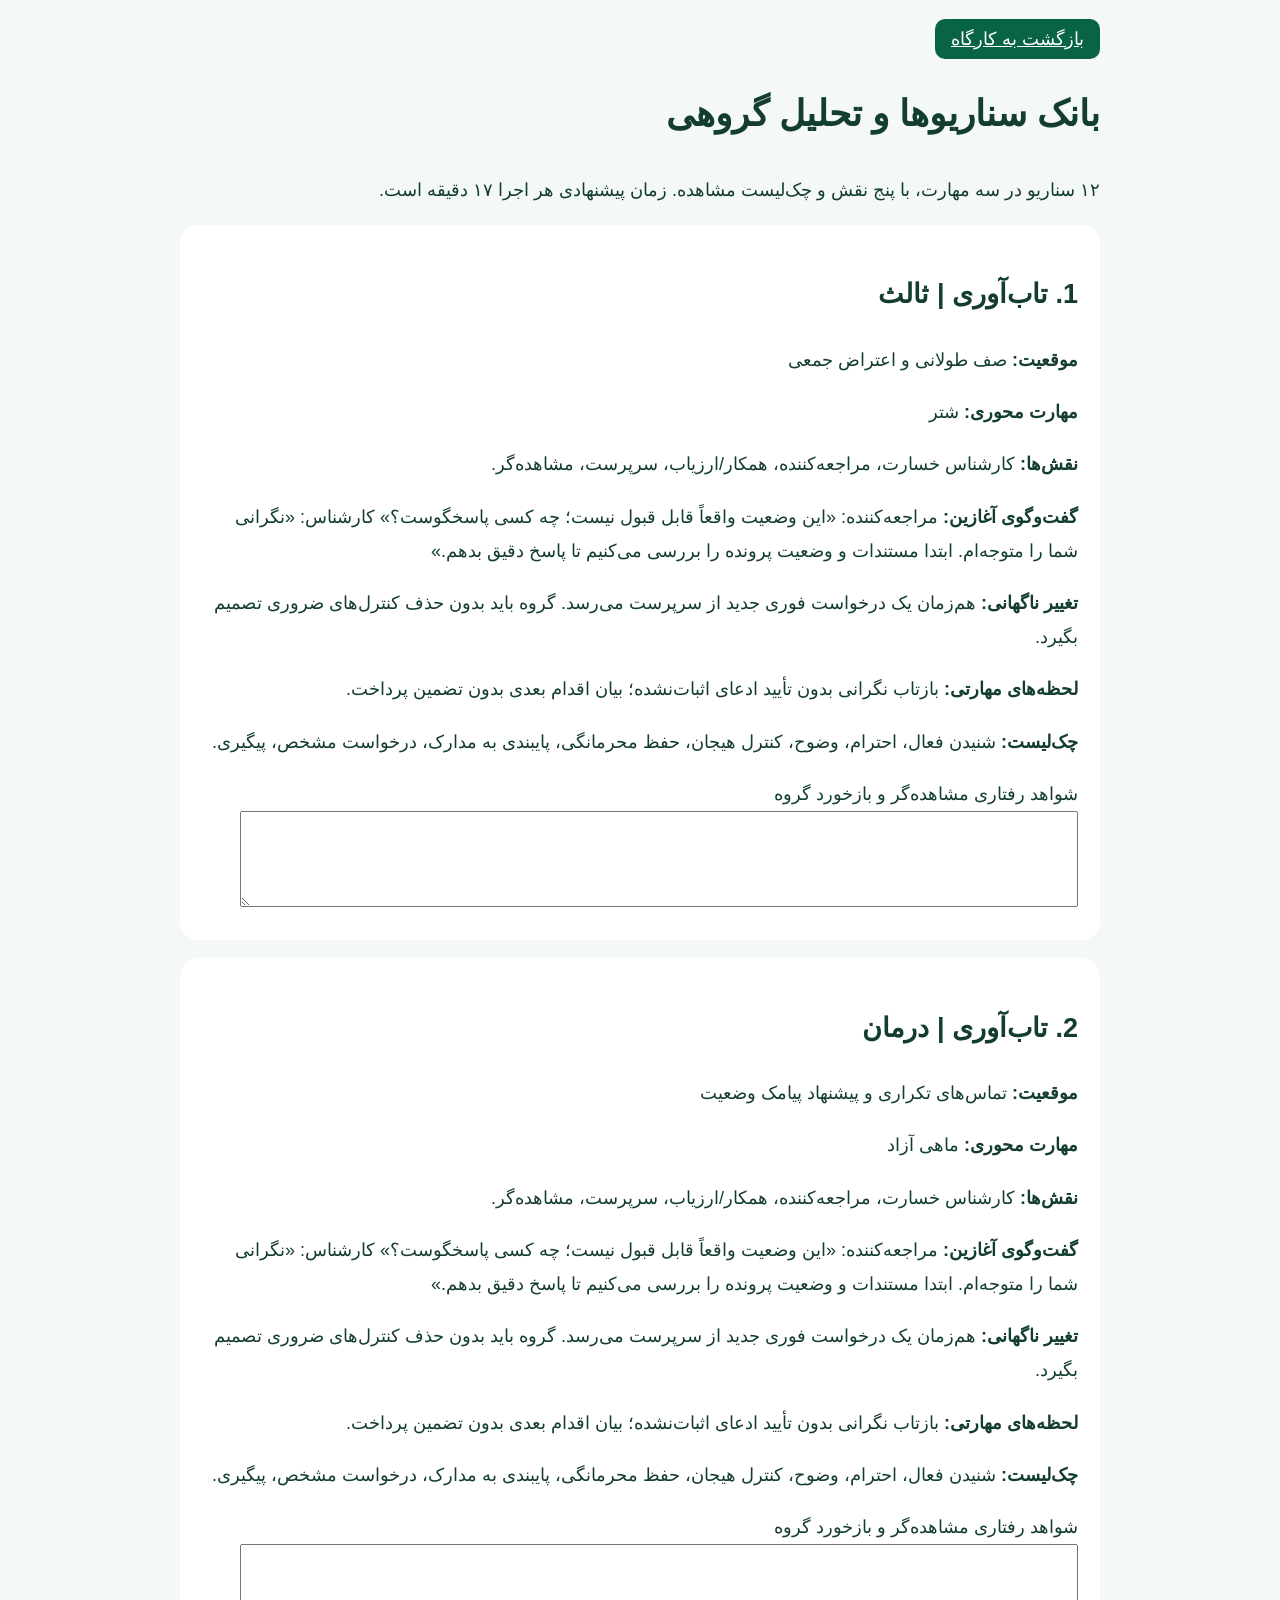
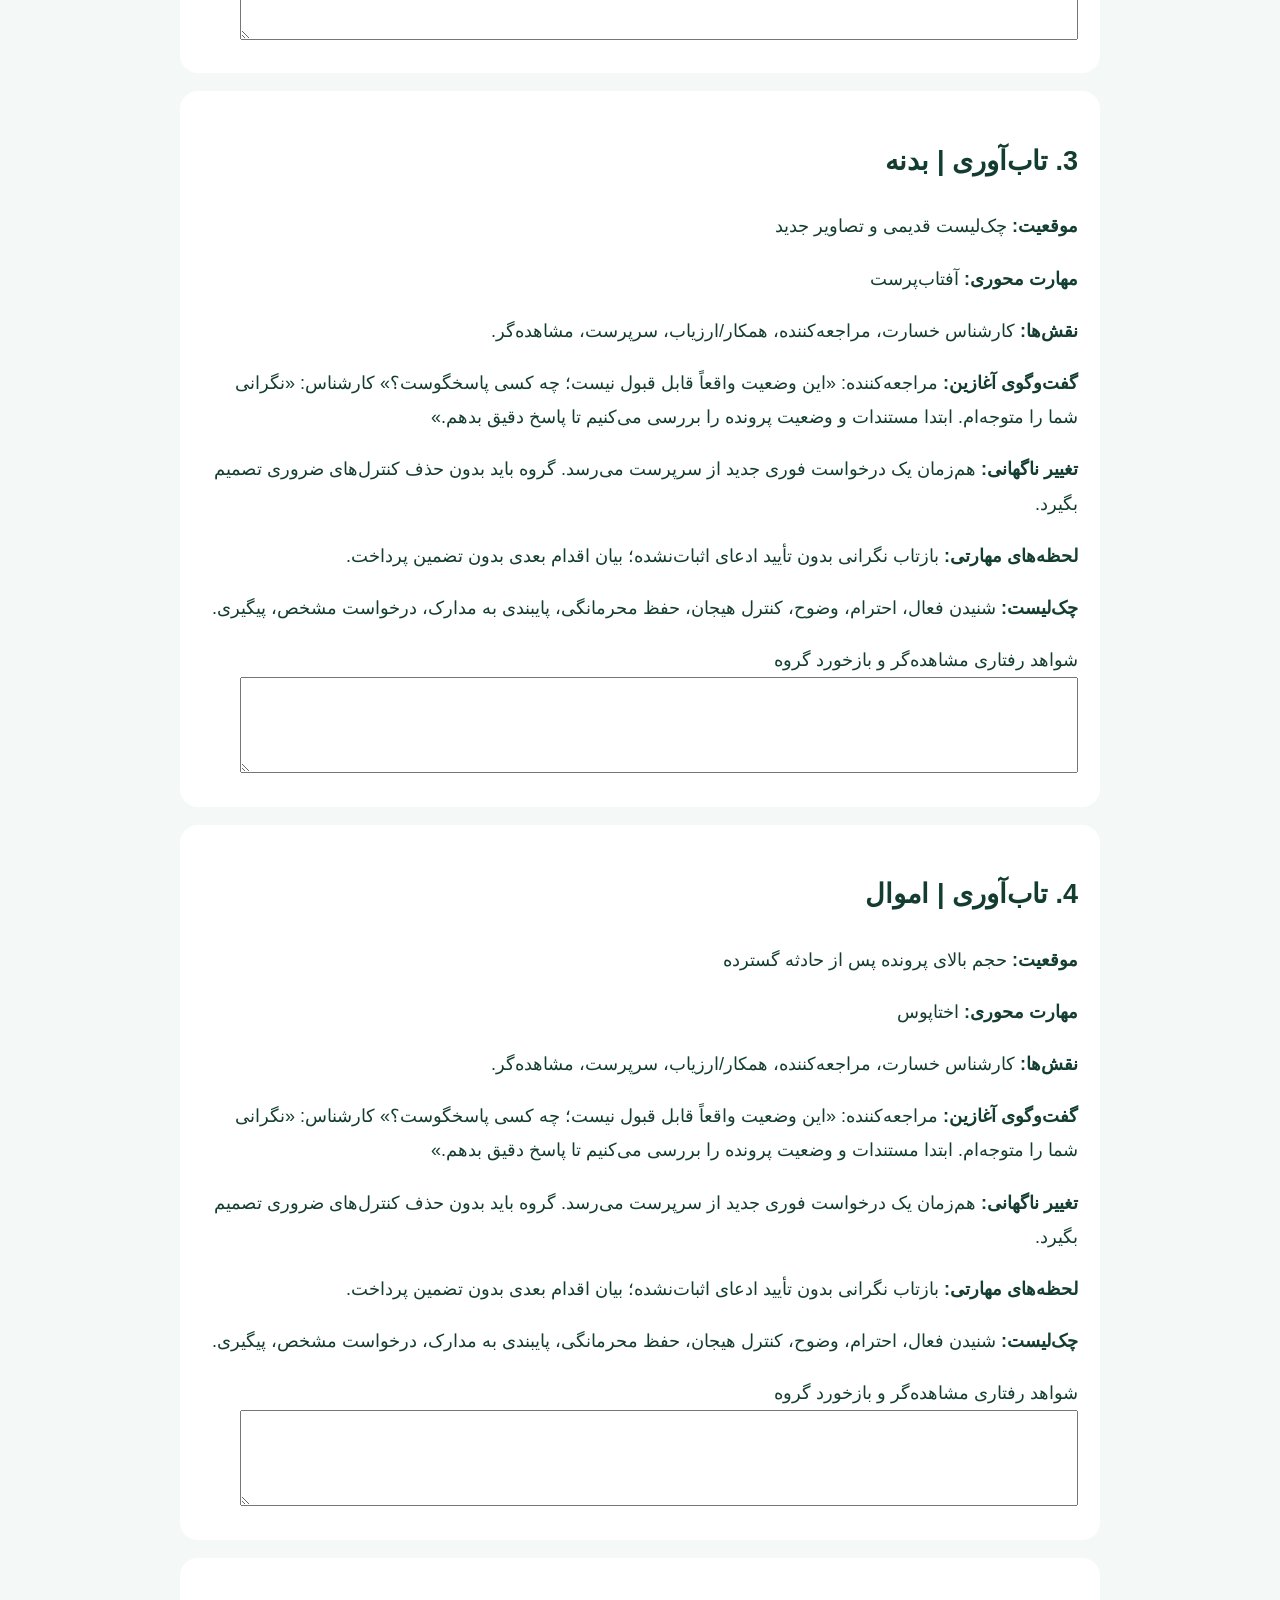
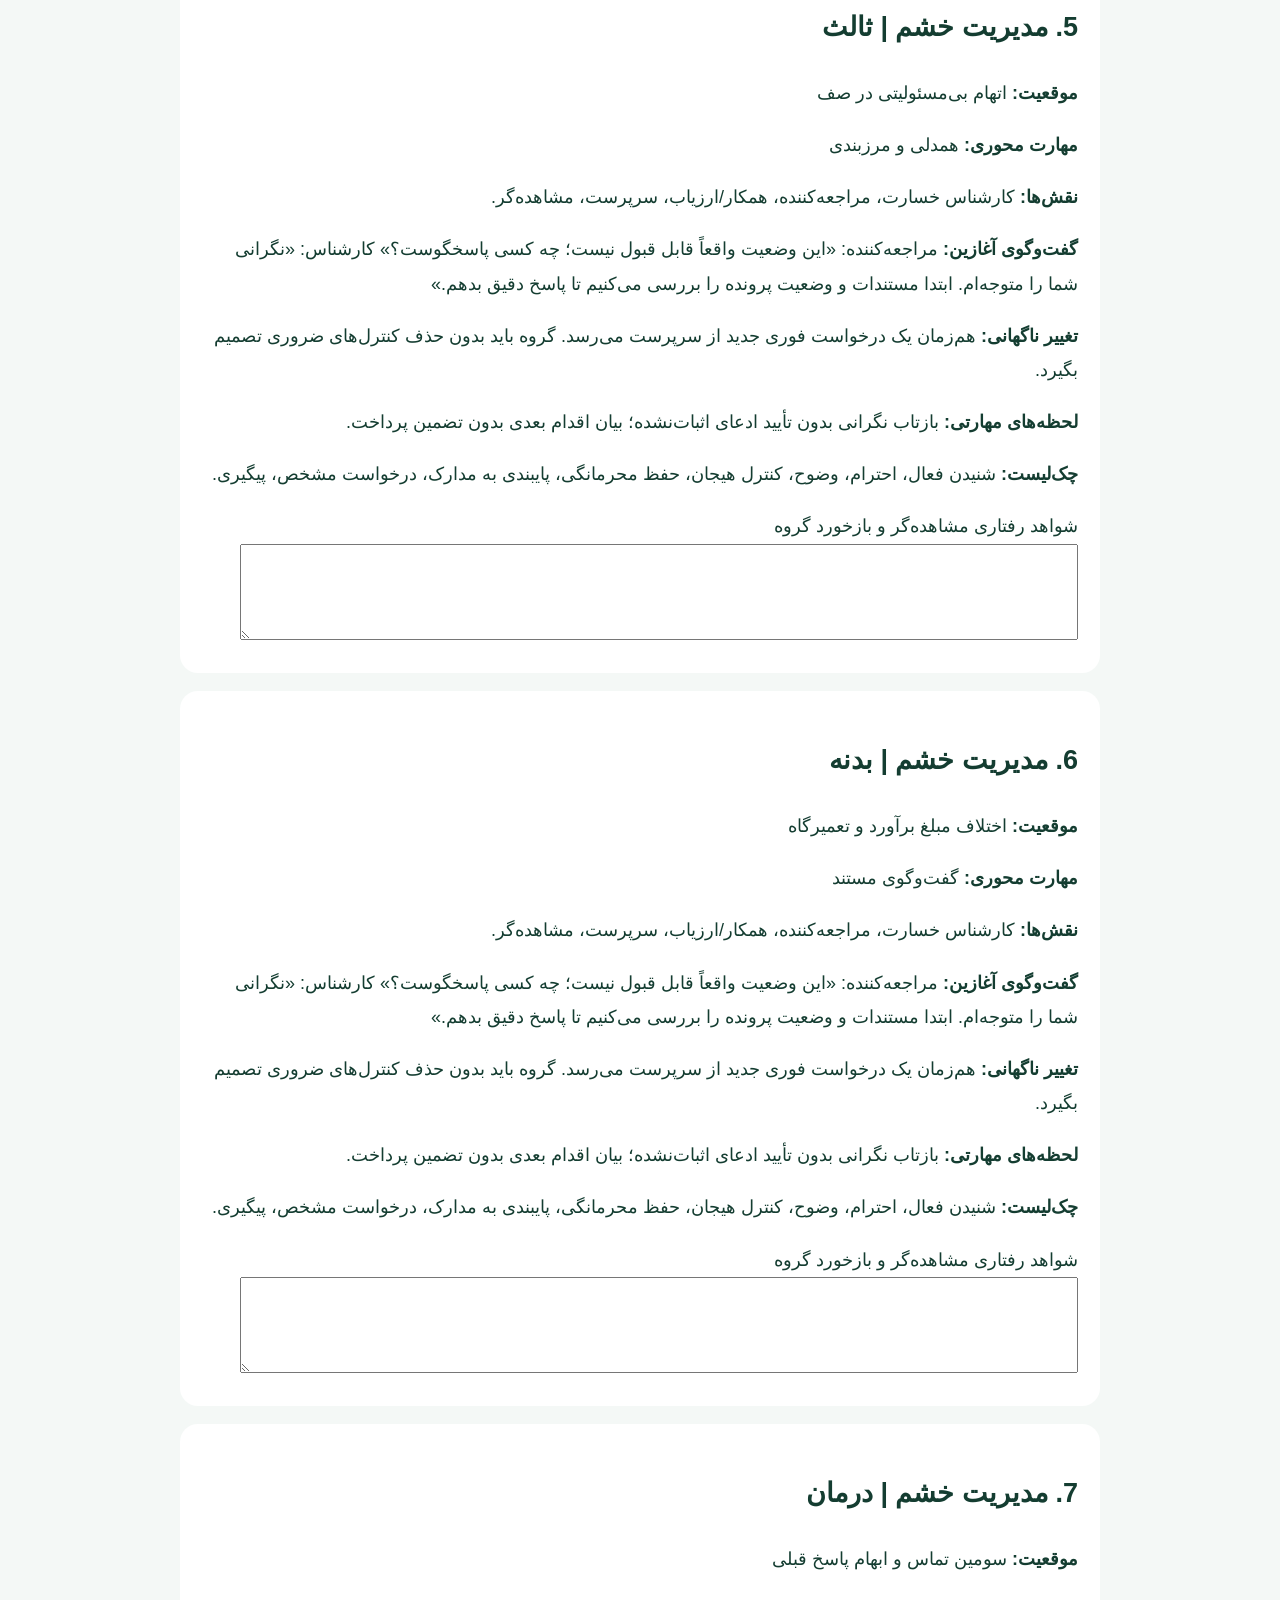
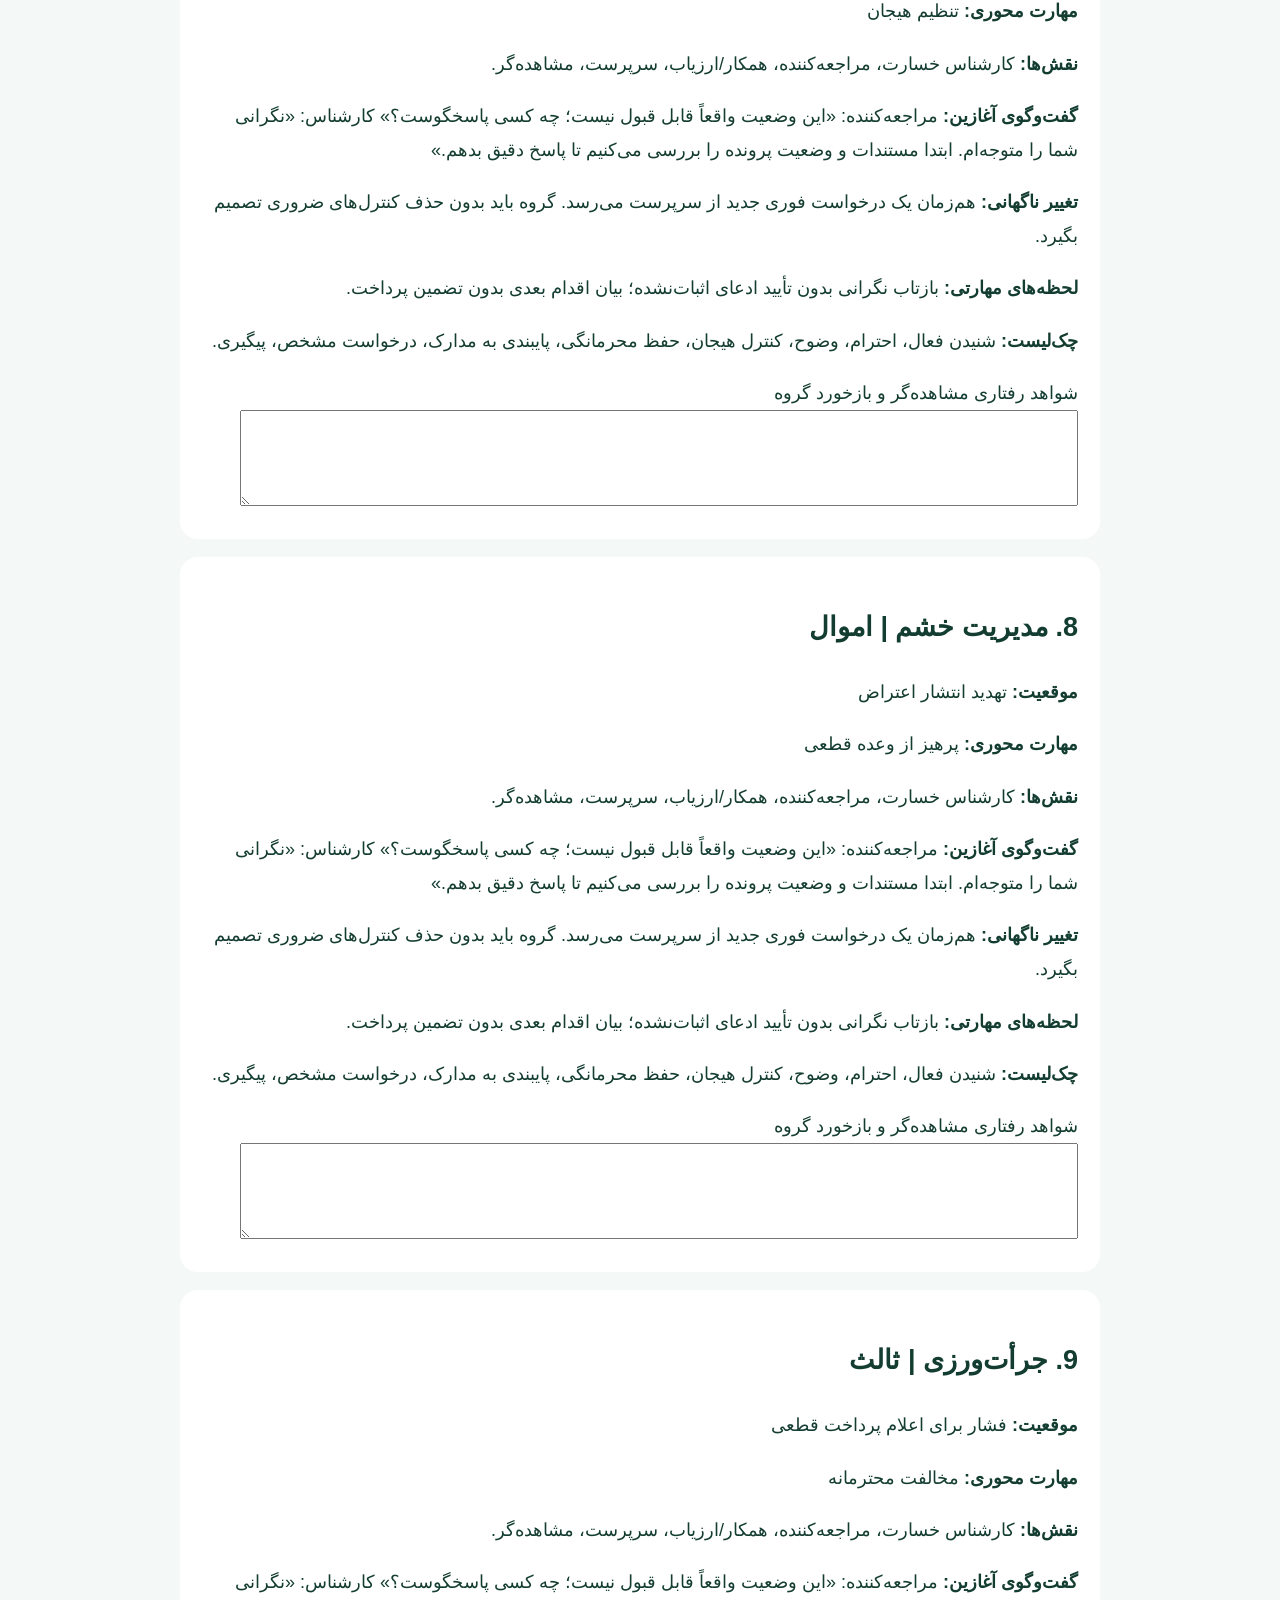
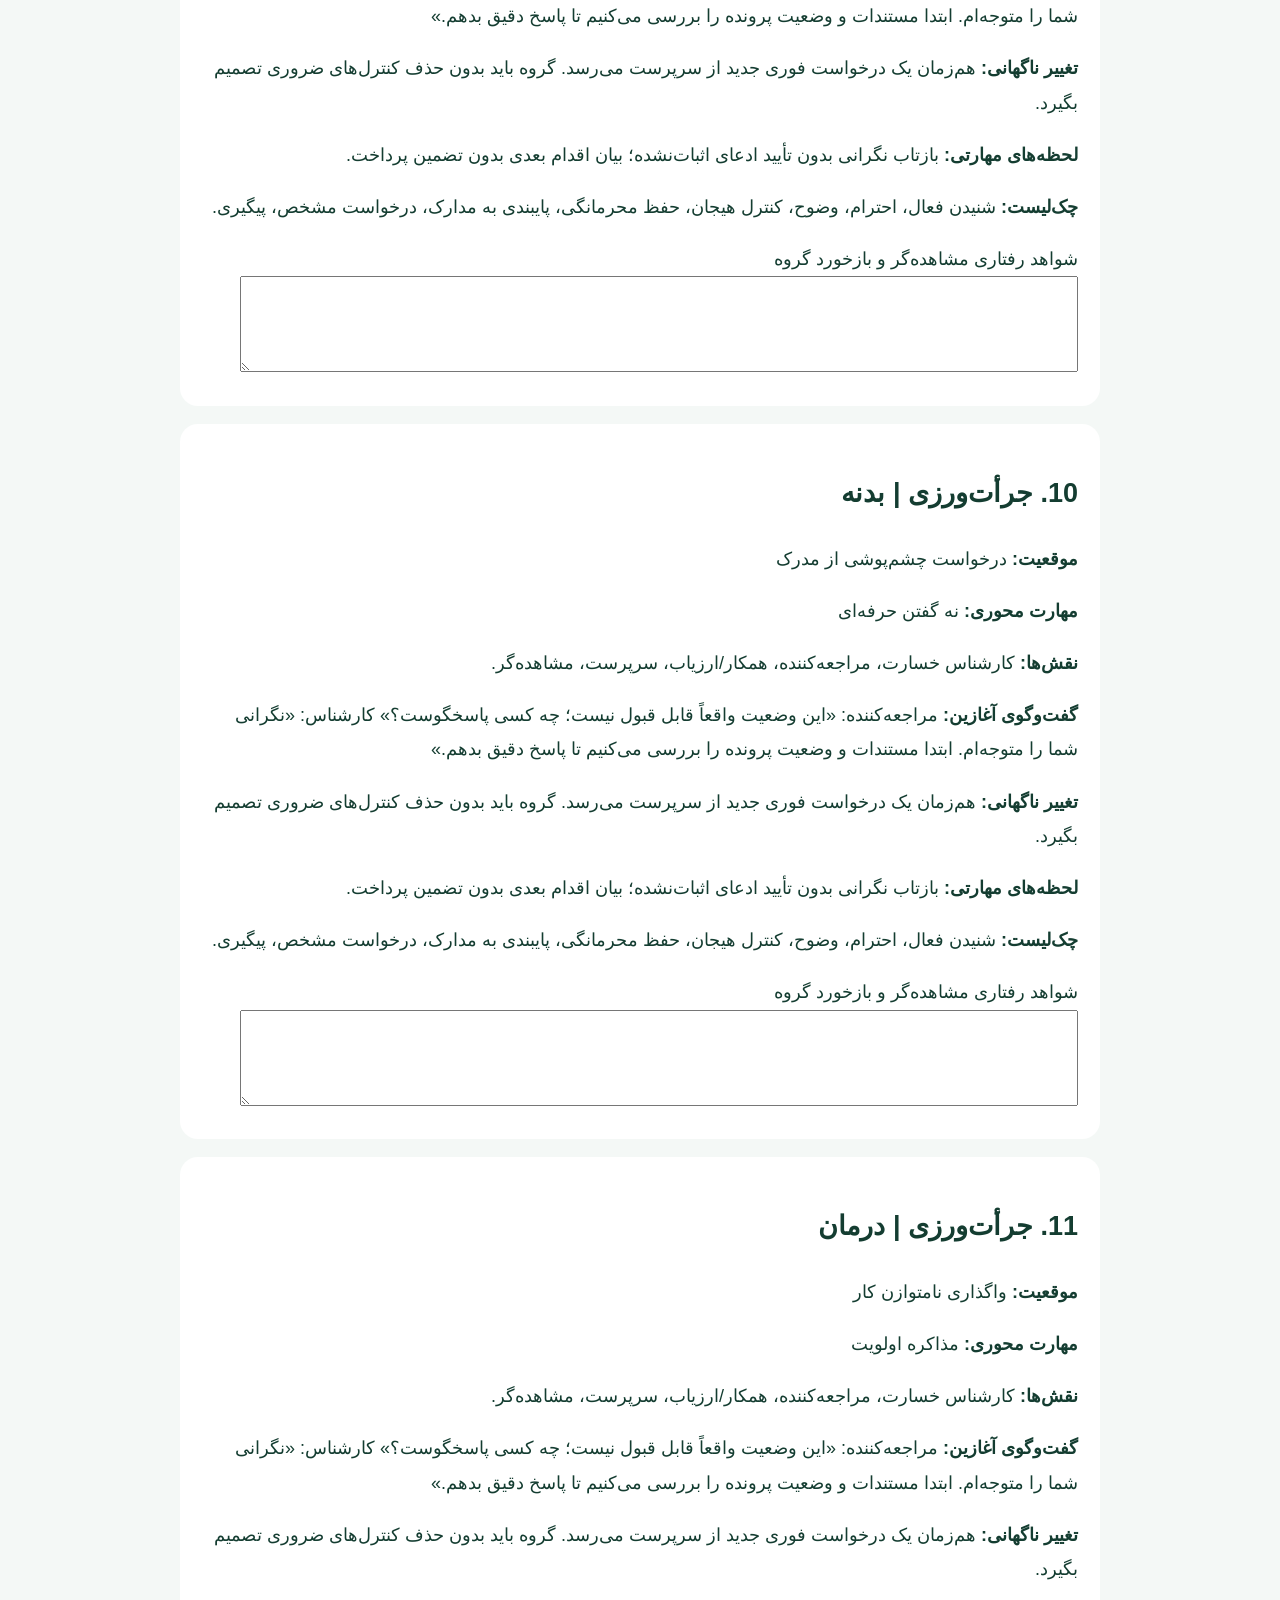
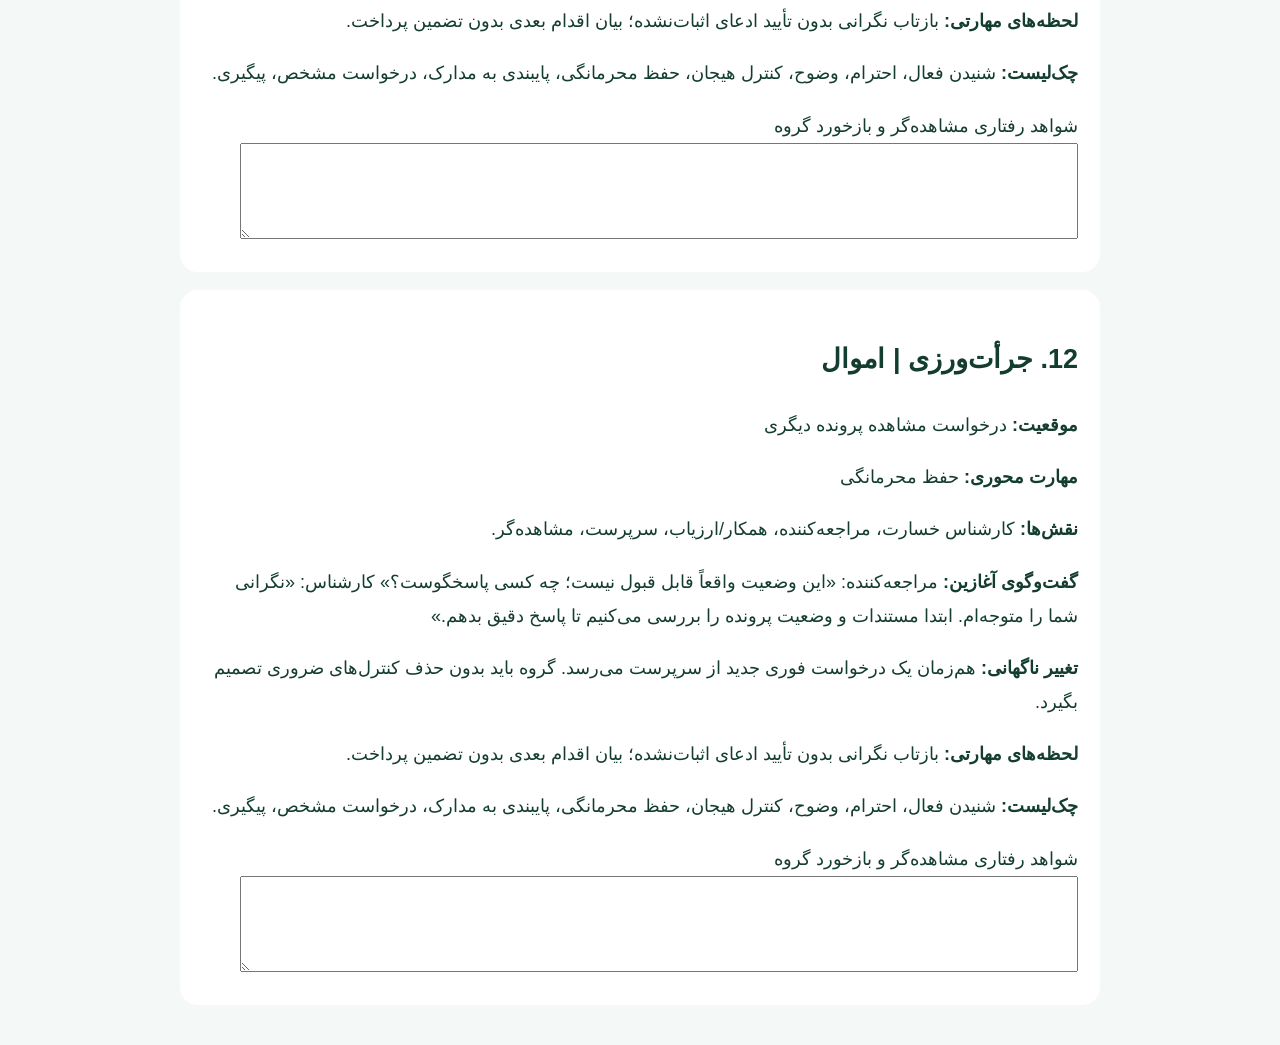
<file: resilience-workshop/scenarios.html>
<!doctype html><html lang="fa" dir="rtl"><meta charset="utf-8"><meta name="viewport" content="width=device-width,initial-scale=1"><title>بانک تمرین کارگاه تاب‌آوری</title><style>body{background:#f4f8f6;color:#143d31;font:18px/1.9 Tahoma,Arial;margin:auto;max-width:920px;padding:22px}article{background:white;padding:22px;border-radius:18px;margin:18px 0}button,a{background:#096446;color:white;padding:10px 16px;border:0;border-radius:10px}textarea{width:95%;min-height:90px;font:inherit}</style><a href="./index.html">بازگشت به کارگاه</a><h1>بانک سناریوها و تحلیل گروهی</h1><p>۱۲ سناریو در سه مهارت، با پنج نقش و چک‌لیست مشاهده. زمان پیشنهادی هر اجرا ۱۷ دقیقه است.</p><article><h2>1. تاب‌آوری | ثالث</h2><p><b>موقعیت:</b> صف طولانی و اعتراض جمعی</p><p><b>مهارت محوری:</b> شتر</p><p><b>نقش‌ها:</b> کارشناس خسارت، مراجعه‌کننده، همکار/ارزیاب، سرپرست، مشاهده‌گر.</p><p><b>گفت‌وگوی آغازین:</b> مراجعه‌کننده: «این وضعیت واقعاً قابل قبول نیست؛ چه کسی پاسخگوست؟» کارشناس: «نگرانی شما را متوجه‌ام. ابتدا مستندات و وضعیت پرونده را بررسی می‌کنیم تا پاسخ دقیق بدهم.»</p><p><b>تغییر ناگهانی:</b> هم‌زمان یک درخواست فوری جدید از سرپرست می‌رسد. گروه باید بدون حذف کنترل‌های ضروری تصمیم بگیرد.</p><p><b>لحظه‌های مهارتی:</b> بازتاب نگرانی بدون تأیید ادعای اثبات‌نشده؛ بیان اقدام بعدی بدون تضمین پرداخت.</p><p><b>چک‌لیست:</b> شنیدن فعال، احترام، وضوح، کنترل هیجان، حفظ محرمانگی، پایبندی به مدارک، درخواست مشخص، پیگیری.</p><label>شواهد رفتاری مشاهده‌گر و بازخورد گروه<textarea data-id="0"></textarea></label></article><article><h2>2. تاب‌آوری | درمان</h2><p><b>موقعیت:</b> تماس‌های تکراری و پیشنهاد پیامک وضعیت</p><p><b>مهارت محوری:</b> ماهی آزاد</p><p><b>نقش‌ها:</b> کارشناس خسارت، مراجعه‌کننده، همکار/ارزیاب، سرپرست، مشاهده‌گر.</p><p><b>گفت‌وگوی آغازین:</b> مراجعه‌کننده: «این وضعیت واقعاً قابل قبول نیست؛ چه کسی پاسخگوست؟» کارشناس: «نگرانی شما را متوجه‌ام. ابتدا مستندات و وضعیت پرونده را بررسی می‌کنیم تا پاسخ دقیق بدهم.»</p><p><b>تغییر ناگهانی:</b> هم‌زمان یک درخواست فوری جدید از سرپرست می‌رسد. گروه باید بدون حذف کنترل‌های ضروری تصمیم بگیرد.</p><p><b>لحظه‌های مهارتی:</b> بازتاب نگرانی بدون تأیید ادعای اثبات‌نشده؛ بیان اقدام بعدی بدون تضمین پرداخت.</p><p><b>چک‌لیست:</b> شنیدن فعال، احترام، وضوح، کنترل هیجان، حفظ محرمانگی، پایبندی به مدارک، درخواست مشخص، پیگیری.</p><label>شواهد رفتاری مشاهده‌گر و بازخورد گروه<textarea data-id="1"></textarea></label></article><article><h2>3. تاب‌آوری | بدنه</h2><p><b>موقعیت:</b> چک‌لیست قدیمی و تصاویر جدید</p><p><b>مهارت محوری:</b> آفتاب‌پرست</p><p><b>نقش‌ها:</b> کارشناس خسارت، مراجعه‌کننده، همکار/ارزیاب، سرپرست، مشاهده‌گر.</p><p><b>گفت‌وگوی آغازین:</b> مراجعه‌کننده: «این وضعیت واقعاً قابل قبول نیست؛ چه کسی پاسخگوست؟» کارشناس: «نگرانی شما را متوجه‌ام. ابتدا مستندات و وضعیت پرونده را بررسی می‌کنیم تا پاسخ دقیق بدهم.»</p><p><b>تغییر ناگهانی:</b> هم‌زمان یک درخواست فوری جدید از سرپرست می‌رسد. گروه باید بدون حذف کنترل‌های ضروری تصمیم بگیرد.</p><p><b>لحظه‌های مهارتی:</b> بازتاب نگرانی بدون تأیید ادعای اثبات‌نشده؛ بیان اقدام بعدی بدون تضمین پرداخت.</p><p><b>چک‌لیست:</b> شنیدن فعال، احترام، وضوح، کنترل هیجان، حفظ محرمانگی، پایبندی به مدارک، درخواست مشخص، پیگیری.</p><label>شواهد رفتاری مشاهده‌گر و بازخورد گروه<textarea data-id="2"></textarea></label></article><article><h2>4. تاب‌آوری | اموال</h2><p><b>موقعیت:</b> حجم بالای پرونده پس از حادثه گسترده</p><p><b>مهارت محوری:</b> اختاپوس</p><p><b>نقش‌ها:</b> کارشناس خسارت، مراجعه‌کننده، همکار/ارزیاب، سرپرست، مشاهده‌گر.</p><p><b>گفت‌وگوی آغازین:</b> مراجعه‌کننده: «این وضعیت واقعاً قابل قبول نیست؛ چه کسی پاسخگوست؟» کارشناس: «نگرانی شما را متوجه‌ام. ابتدا مستندات و وضعیت پرونده را بررسی می‌کنیم تا پاسخ دقیق بدهم.»</p><p><b>تغییر ناگهانی:</b> هم‌زمان یک درخواست فوری جدید از سرپرست می‌رسد. گروه باید بدون حذف کنترل‌های ضروری تصمیم بگیرد.</p><p><b>لحظه‌های مهارتی:</b> بازتاب نگرانی بدون تأیید ادعای اثبات‌نشده؛ بیان اقدام بعدی بدون تضمین پرداخت.</p><p><b>چک‌لیست:</b> شنیدن فعال، احترام، وضوح، کنترل هیجان، حفظ محرمانگی، پایبندی به مدارک، درخواست مشخص، پیگیری.</p><label>شواهد رفتاری مشاهده‌گر و بازخورد گروه<textarea data-id="3"></textarea></label></article><article><h2>5. مدیریت خشم | ثالث</h2><p><b>موقعیت:</b> اتهام بی‌مسئولیتی در صف</p><p><b>مهارت محوری:</b> همدلی و مرزبندی</p><p><b>نقش‌ها:</b> کارشناس خسارت، مراجعه‌کننده، همکار/ارزیاب، سرپرست، مشاهده‌گر.</p><p><b>گفت‌وگوی آغازین:</b> مراجعه‌کننده: «این وضعیت واقعاً قابل قبول نیست؛ چه کسی پاسخگوست؟» کارشناس: «نگرانی شما را متوجه‌ام. ابتدا مستندات و وضعیت پرونده را بررسی می‌کنیم تا پاسخ دقیق بدهم.»</p><p><b>تغییر ناگهانی:</b> هم‌زمان یک درخواست فوری جدید از سرپرست می‌رسد. گروه باید بدون حذف کنترل‌های ضروری تصمیم بگیرد.</p><p><b>لحظه‌های مهارتی:</b> بازتاب نگرانی بدون تأیید ادعای اثبات‌نشده؛ بیان اقدام بعدی بدون تضمین پرداخت.</p><p><b>چک‌لیست:</b> شنیدن فعال، احترام، وضوح، کنترل هیجان، حفظ محرمانگی، پایبندی به مدارک، درخواست مشخص، پیگیری.</p><label>شواهد رفتاری مشاهده‌گر و بازخورد گروه<textarea data-id="4"></textarea></label></article><article><h2>6. مدیریت خشم | بدنه</h2><p><b>موقعیت:</b> اختلاف مبلغ برآورد و تعمیرگاه</p><p><b>مهارت محوری:</b> گفت‌وگوی مستند</p><p><b>نقش‌ها:</b> کارشناس خسارت، مراجعه‌کننده، همکار/ارزیاب، سرپرست، مشاهده‌گر.</p><p><b>گفت‌وگوی آغازین:</b> مراجعه‌کننده: «این وضعیت واقعاً قابل قبول نیست؛ چه کسی پاسخگوست؟» کارشناس: «نگرانی شما را متوجه‌ام. ابتدا مستندات و وضعیت پرونده را بررسی می‌کنیم تا پاسخ دقیق بدهم.»</p><p><b>تغییر ناگهانی:</b> هم‌زمان یک درخواست فوری جدید از سرپرست می‌رسد. گروه باید بدون حذف کنترل‌های ضروری تصمیم بگیرد.</p><p><b>لحظه‌های مهارتی:</b> بازتاب نگرانی بدون تأیید ادعای اثبات‌نشده؛ بیان اقدام بعدی بدون تضمین پرداخت.</p><p><b>چک‌لیست:</b> شنیدن فعال، احترام، وضوح، کنترل هیجان، حفظ محرمانگی، پایبندی به مدارک، درخواست مشخص، پیگیری.</p><label>شواهد رفتاری مشاهده‌گر و بازخورد گروه<textarea data-id="5"></textarea></label></article><article><h2>7. مدیریت خشم | درمان</h2><p><b>موقعیت:</b> سومین تماس و ابهام پاسخ قبلی</p><p><b>مهارت محوری:</b> تنظیم هیجان</p><p><b>نقش‌ها:</b> کارشناس خسارت، مراجعه‌کننده، همکار/ارزیاب، سرپرست، مشاهده‌گر.</p><p><b>گفت‌وگوی آغازین:</b> مراجعه‌کننده: «این وضعیت واقعاً قابل قبول نیست؛ چه کسی پاسخگوست؟» کارشناس: «نگرانی شما را متوجه‌ام. ابتدا مستندات و وضعیت پرونده را بررسی می‌کنیم تا پاسخ دقیق بدهم.»</p><p><b>تغییر ناگهانی:</b> هم‌زمان یک درخواست فوری جدید از سرپرست می‌رسد. گروه باید بدون حذف کنترل‌های ضروری تصمیم بگیرد.</p><p><b>لحظه‌های مهارتی:</b> بازتاب نگرانی بدون تأیید ادعای اثبات‌نشده؛ بیان اقدام بعدی بدون تضمین پرداخت.</p><p><b>چک‌لیست:</b> شنیدن فعال، احترام، وضوح، کنترل هیجان، حفظ محرمانگی، پایبندی به مدارک، درخواست مشخص، پیگیری.</p><label>شواهد رفتاری مشاهده‌گر و بازخورد گروه<textarea data-id="6"></textarea></label></article><article><h2>8. مدیریت خشم | اموال</h2><p><b>موقعیت:</b> تهدید انتشار اعتراض</p><p><b>مهارت محوری:</b> پرهیز از وعده قطعی</p><p><b>نقش‌ها:</b> کارشناس خسارت، مراجعه‌کننده، همکار/ارزیاب، سرپرست، مشاهده‌گر.</p><p><b>گفت‌وگوی آغازین:</b> مراجعه‌کننده: «این وضعیت واقعاً قابل قبول نیست؛ چه کسی پاسخگوست؟» کارشناس: «نگرانی شما را متوجه‌ام. ابتدا مستندات و وضعیت پرونده را بررسی می‌کنیم تا پاسخ دقیق بدهم.»</p><p><b>تغییر ناگهانی:</b> هم‌زمان یک درخواست فوری جدید از سرپرست می‌رسد. گروه باید بدون حذف کنترل‌های ضروری تصمیم بگیرد.</p><p><b>لحظه‌های مهارتی:</b> بازتاب نگرانی بدون تأیید ادعای اثبات‌نشده؛ بیان اقدام بعدی بدون تضمین پرداخت.</p><p><b>چک‌لیست:</b> شنیدن فعال، احترام، وضوح، کنترل هیجان، حفظ محرمانگی، پایبندی به مدارک، درخواست مشخص، پیگیری.</p><label>شواهد رفتاری مشاهده‌گر و بازخورد گروه<textarea data-id="7"></textarea></label></article><article><h2>9. جرأت‌ورزی | ثالث</h2><p><b>موقعیت:</b> فشار برای اعلام پرداخت قطعی</p><p><b>مهارت محوری:</b> مخالفت محترمانه</p><p><b>نقش‌ها:</b> کارشناس خسارت، مراجعه‌کننده، همکار/ارزیاب، سرپرست، مشاهده‌گر.</p><p><b>گفت‌وگوی آغازین:</b> مراجعه‌کننده: «این وضعیت واقعاً قابل قبول نیست؛ چه کسی پاسخگوست؟» کارشناس: «نگرانی شما را متوجه‌ام. ابتدا مستندات و وضعیت پرونده را بررسی می‌کنیم تا پاسخ دقیق بدهم.»</p><p><b>تغییر ناگهانی:</b> هم‌زمان یک درخواست فوری جدید از سرپرست می‌رسد. گروه باید بدون حذف کنترل‌های ضروری تصمیم بگیرد.</p><p><b>لحظه‌های مهارتی:</b> بازتاب نگرانی بدون تأیید ادعای اثبات‌نشده؛ بیان اقدام بعدی بدون تضمین پرداخت.</p><p><b>چک‌لیست:</b> شنیدن فعال، احترام، وضوح، کنترل هیجان، حفظ محرمانگی، پایبندی به مدارک، درخواست مشخص، پیگیری.</p><label>شواهد رفتاری مشاهده‌گر و بازخورد گروه<textarea data-id="8"></textarea></label></article><article><h2>10. جرأت‌ورزی | بدنه</h2><p><b>موقعیت:</b> درخواست چشم‌پوشی از مدرک</p><p><b>مهارت محوری:</b> نه گفتن حرفه‌ای</p><p><b>نقش‌ها:</b> کارشناس خسارت، مراجعه‌کننده، همکار/ارزیاب، سرپرست، مشاهده‌گر.</p><p><b>گفت‌وگوی آغازین:</b> مراجعه‌کننده: «این وضعیت واقعاً قابل قبول نیست؛ چه کسی پاسخگوست؟» کارشناس: «نگرانی شما را متوجه‌ام. ابتدا مستندات و وضعیت پرونده را بررسی می‌کنیم تا پاسخ دقیق بدهم.»</p><p><b>تغییر ناگهانی:</b> هم‌زمان یک درخواست فوری جدید از سرپرست می‌رسد. گروه باید بدون حذف کنترل‌های ضروری تصمیم بگیرد.</p><p><b>لحظه‌های مهارتی:</b> بازتاب نگرانی بدون تأیید ادعای اثبات‌نشده؛ بیان اقدام بعدی بدون تضمین پرداخت.</p><p><b>چک‌لیست:</b> شنیدن فعال، احترام، وضوح، کنترل هیجان، حفظ محرمانگی، پایبندی به مدارک، درخواست مشخص، پیگیری.</p><label>شواهد رفتاری مشاهده‌گر و بازخورد گروه<textarea data-id="9"></textarea></label></article><article><h2>11. جرأت‌ورزی | درمان</h2><p><b>موقعیت:</b> واگذاری نامتوازن کار</p><p><b>مهارت محوری:</b> مذاکره اولویت</p><p><b>نقش‌ها:</b> کارشناس خسارت، مراجعه‌کننده، همکار/ارزیاب، سرپرست، مشاهده‌گر.</p><p><b>گفت‌وگوی آغازین:</b> مراجعه‌کننده: «این وضعیت واقعاً قابل قبول نیست؛ چه کسی پاسخگوست؟» کارشناس: «نگرانی شما را متوجه‌ام. ابتدا مستندات و وضعیت پرونده را بررسی می‌کنیم تا پاسخ دقیق بدهم.»</p><p><b>تغییر ناگهانی:</b> هم‌زمان یک درخواست فوری جدید از سرپرست می‌رسد. گروه باید بدون حذف کنترل‌های ضروری تصمیم بگیرد.</p><p><b>لحظه‌های مهارتی:</b> بازتاب نگرانی بدون تأیید ادعای اثبات‌نشده؛ بیان اقدام بعدی بدون تضمین پرداخت.</p><p><b>چک‌لیست:</b> شنیدن فعال، احترام، وضوح، کنترل هیجان، حفظ محرمانگی، پایبندی به مدارک، درخواست مشخص، پیگیری.</p><label>شواهد رفتاری مشاهده‌گر و بازخورد گروه<textarea data-id="10"></textarea></label></article><article><h2>12. جرأت‌ورزی | اموال</h2><p><b>موقعیت:</b> درخواست مشاهده پرونده دیگری</p><p><b>مهارت محوری:</b> حفظ محرمانگی</p><p><b>نقش‌ها:</b> کارشناس خسارت، مراجعه‌کننده، همکار/ارزیاب، سرپرست، مشاهده‌گر.</p><p><b>گفت‌وگوی آغازین:</b> مراجعه‌کننده: «این وضعیت واقعاً قابل قبول نیست؛ چه کسی پاسخگوست؟» کارشناس: «نگرانی شما را متوجه‌ام. ابتدا مستندات و وضعیت پرونده را بررسی می‌کنیم تا پاسخ دقیق بدهم.»</p><p><b>تغییر ناگهانی:</b> هم‌زمان یک درخواست فوری جدید از سرپرست می‌رسد. گروه باید بدون حذف کنترل‌های ضروری تصمیم بگیرد.</p><p><b>لحظه‌های مهارتی:</b> بازتاب نگرانی بدون تأیید ادعای اثبات‌نشده؛ بیان اقدام بعدی بدون تضمین پرداخت.</p><p><b>چک‌لیست:</b> شنیدن فعال، احترام، وضوح، کنترل هیجان، حفظ محرمانگی، پایبندی به مدارک، درخواست مشخص، پیگیری.</p><label>شواهد رفتاری مشاهده‌گر و بازخورد گروه<textarea data-id="11"></textarea></label></article><script>document.querySelectorAll('textarea').forEach(t=>{let k='alborz-case-'+t.dataset.id;t.value=localStorage.getItem(k)||'';t.oninput=()=>localStorage.setItem(k,t.value)})</script></html>
</file>
